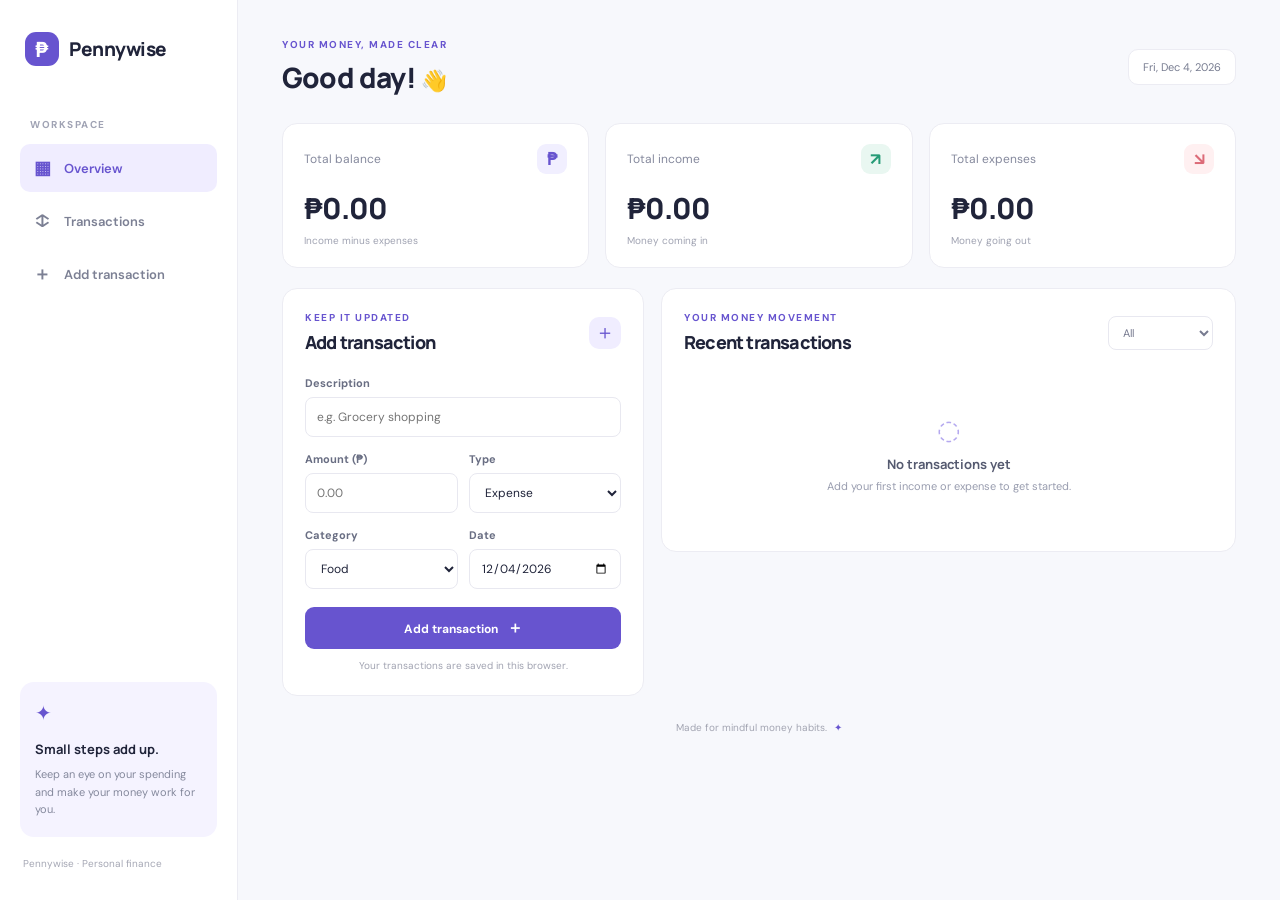
<file: index.html>
<!DOCTYPE html>
<html lang="en">
<head>
  <meta charset="UTF-8">
  <meta name="viewport" content="width=device-width, initial-scale=1.0">
  <title>Pennywise | Expense Tracker</title>
  <link rel="stylesheet" href="style.css">
  <script src="script.js" defer></script>
</head>
<body>
  <div class="app-shell">
    <aside class="sidebar">
      <a class="brand" href="#"><span class="brand-mark">₱</span><span>Pennywise</span></a>
      <p class="side-label">WORKSPACE</p>
      <a class="nav-link active" href="#overview"><span>▦</span> Overview</a>
      <a class="nav-link" href="#transactions"><span>↕</span> Transactions</a>
      <a class="nav-link" href="#add-expense"><span>＋</span> Add transaction</a>
      <div class="sidebar-note">
        <div class="note-icon">✦</div>
        <strong>Small steps add up.</strong>
        <p>Keep an eye on your spending and make your money work for you.</p>
      </div>
      <div class="side-footer">Pennywise · Personal finance</div>
    </aside>

    <main class="main-content" id="overview">
      <header class="topbar">
        <div><p class="eyebrow">YOUR MONEY, MADE CLEAR</p><h1>Good day! <span>👋</span></h1></div>
        <div class="today-pill" id="today"></div>
      </header>

      <section class="summary-grid" aria-label="Financial summary">
        <article class="summary-card balance-card">
          <div class="card-top"><span>Total balance</span><span class="card-icon">₱</span></div>
          <div class="amount" id="balance">₱0.00</div>
          <p class="card-foot">Income minus expenses</p>
        </article>
        <article class="summary-card income-card">
          <div class="card-top"><span>Total income</span><span class="card-icon">↗</span></div>
          <div class="amount" id="income">₱0.00</div>
          <p class="card-foot">Money coming in</p>
        </article>
        <article class="summary-card expense-card">
          <div class="card-top"><span>Total expenses</span><span class="card-icon">↘</span></div>
          <div class="amount" id="expenses">₱0.00</div>
          <p class="card-foot">Money going out</p>
        </article>
      </section>

      <section class="content-grid">
        <article class="panel form-panel" id="add-expense">
          <div class="panel-heading"><div><p class="eyebrow">KEEP IT UPDATED</p><h2>Add transaction</h2></div><span class="heading-symbol">＋</span></div>
          <form id="transaction-form">
            <label for="description">Description</label>
            <input id="description" type="text" maxlength="60" placeholder="e.g. Grocery shopping" required>
            <div class="form-row">
              <div><label for="amount">Amount (₱)</label><input id="amount" type="number" min="0.01" step="0.01" placeholder="0.00" required></div>
              <div><label for="type">Type</label><select id="type"><option value="expense">Expense</option><option value="income">Income</option></select></div>
            </div>
            <div class="form-row">
              <div><label for="category">Category</label><select id="category">
                <option>Food</option><option>Transport</option><option>Shopping</option><option>Bills</option><option>Education</option><option>Health</option><option>Salary</option><option>Allowance</option><option>Other</option>
              </select></div>
              <div><label for="date">Date</label><input id="date" type="date" required></div>
            </div>
            <button class="primary-btn" type="submit">Add transaction <span>＋</span></button>
            <p class="form-hint" id="form-hint" aria-live="polite">Your transactions are saved in this browser.</p>
          </form>
        </article>

        <article class="panel activity-panel" id="transactions">
          <div class="panel-heading activity-heading">
            <div><p class="eyebrow">YOUR MONEY MOVEMENT</p><h2>Recent transactions</h2></div>
            <select id="filter-type" aria-label="Filter transactions"><option value="all">All</option><option value="income">Income</option><option value="expense">Expenses</option></select>
          </div>
          <div class="transaction-list" id="transaction-list"></div>
          <div class="empty-state" id="empty-state"><div>◌</div><strong>No transactions yet</strong><p>Add your first income or expense to get started.</p></div>
        </article>
      </section>
      <footer>Made for mindful money habits. <span>✦</span></footer>
    </main>
  </div>
</body>
</html>
</file>
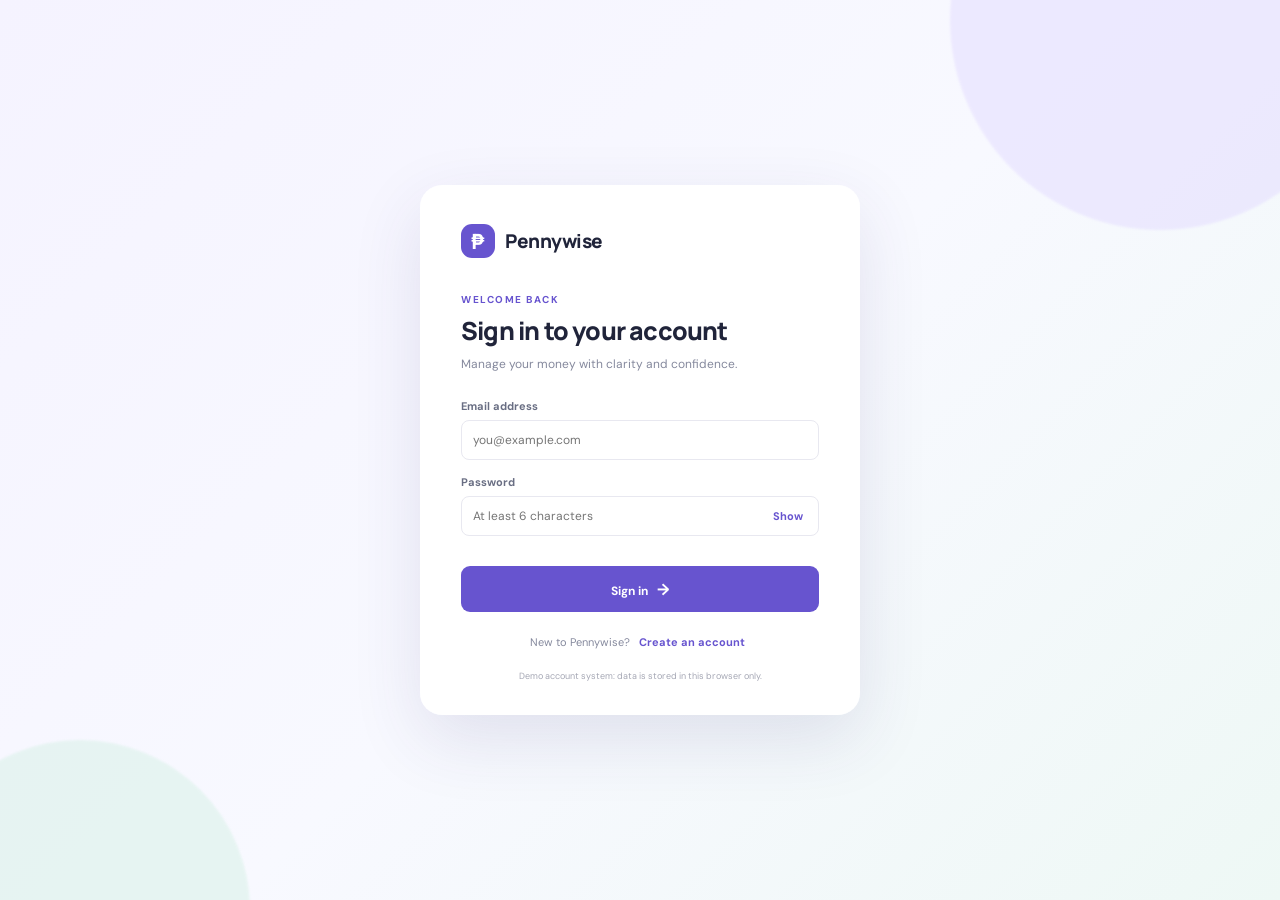
<file: pennywise-login-dashboard/expense-tracker/index.html>
<!DOCTYPE html>
<html lang="en">
<head>
  <meta charset="UTF-8">
  <meta name="viewport" content="width=device-width, initial-scale=1.0">
  <title>Pennywise | Expense Tracker</title>
  <link rel="stylesheet" href="style.css">
  <script src="script.js" defer></script>
</head>
<body>
  <section class="auth-screen" id="auth-screen">
    <div class="auth-decoration"><span class="decor-circle circle-one"></span><span class="decor-circle circle-two"></span></div>
    <div class="auth-card">
      <a class="brand auth-brand" href="#"><span class="brand-mark">₱</span><span>Pennywise</span></a>
      <p class="eyebrow" id="auth-eyebrow">WELCOME BACK</p>
      <h1 id="auth-title">Sign in to your account</h1>
      <p class="auth-subtitle" id="auth-subtitle">Manage your money with clarity and confidence.</p>
      <form id="auth-form">
        <div class="auth-name-field" id="auth-name-field" hidden>
          <label for="auth-name">Full name</label>
          <input id="auth-name" type="text" maxlength="50" autocomplete="name" placeholder="Your name">
        </div>
        <label for="auth-email">Email address</label>
        <input id="auth-email" type="email" autocomplete="username" placeholder="you@example.com" required>
        <label for="auth-password">Password</label>
        <div class="password-wrap">
          <input id="auth-password" type="password" minlength="6" autocomplete="current-password" placeholder="At least 6 characters" required>
          <button type="button" class="show-password" id="show-password" aria-label="Show password">Show</button>
        </div>
        <p class="auth-message" id="auth-message" aria-live="polite"></p>
        <button class="primary-btn auth-submit" id="auth-submit" type="submit">Sign in <span>→</span></button>
      </form>
      <p class="auth-switch"><span id="auth-switch-text">New to Pennywise?</span> <button type="button" id="auth-switch">Create an account</button></p>
      <p class="auth-disclaimer">Demo account system: data is stored in this browser only.</p>
    </div>
  </section>

  <div class="app-shell" id="app-shell" hidden>
    <aside class="sidebar">
      <a class="brand" href="#"><span class="brand-mark">₱</span><span>Pennywise</span></a>
      <p class="side-label">WORKSPACE</p>
      <a class="nav-link active" href="#overview"><span>▦</span> Overview</a>
      <a class="nav-link" href="#transactions"><span>↕</span> Transactions</a>
      <a class="nav-link" href="#add-expense"><span>＋</span> Add transaction</a>
      <div class="sidebar-note">
        <div class="note-icon">✦</div>
        <strong>Small steps add up.</strong>
        <p>Keep an eye on your spending and make your money work for you.</p>
      </div>
      <div class="side-footer">Pennywise · Personal finance</div>
    </aside>

    <main class="main-content" id="overview">
      <header class="topbar">
        <div><p class="eyebrow">YOUR MONEY, MADE CLEAR</p><h1>Good day, <span id="user-greeting">there</span>! 👋</h1></div>
        <div class="topbar-actions"><div class="today-pill" id="today"></div><button class="logout-btn" id="logout-btn" type="button">Log out ↗</button></div>
      </header>

      <section class="summary-grid" aria-label="Financial summary">
        <article class="summary-card balance-card">
          <div class="card-top"><span>Total balance</span><span class="card-icon">₱</span></div>
          <div class="amount" id="balance">₱0.00</div>
          <p class="card-foot">Income minus expenses</p>
        </article>
        <article class="summary-card income-card">
          <div class="card-top"><span>Total income</span><span class="card-icon">↗</span></div>
          <div class="amount" id="income">₱0.00</div>
          <p class="card-foot">Money coming in</p>
        </article>
        <article class="summary-card expense-card">
          <div class="card-top"><span>Total expenses</span><span class="card-icon">↘</span></div>
          <div class="amount" id="expenses">₱0.00</div>
          <p class="card-foot">Money going out</p>
        </article>
      </section>

      <section class="content-grid">
        <article class="panel form-panel" id="add-expense">
          <div class="panel-heading"><div><p class="eyebrow">KEEP IT UPDATED</p><h2>Add transaction</h2></div><span class="heading-symbol">＋</span></div>
          <form id="transaction-form">
            <label for="description">Description</label>
            <input id="description" type="text" maxlength="60" placeholder="e.g. Grocery shopping" required>
            <div class="form-row">
              <div><label for="amount">Amount (₱)</label><input id="amount" type="number" min="0.01" step="0.01" placeholder="0.00" required></div>
              <div><label for="type">Type</label><select id="type"><option value="expense">Expense</option><option value="income">Income</option></select></div>
            </div>
            <div class="form-row">
              <div><label for="category">Category</label><select id="category">
                <option>Food</option><option>Transport</option><option>Shopping</option><option>Bills</option><option>Education</option><option>Health</option><option>Salary</option><option>Allowance</option><option>Other</option>
              </select></div>
              <div><label for="date">Date</label><input id="date" type="date" required></div>
            </div>
            <button class="primary-btn" type="submit">Add transaction <span>＋</span></button>
            <p class="form-hint" id="form-hint" aria-live="polite">Your transactions are saved in this browser.</p>
          </form>
        </article>

        <article class="panel activity-panel" id="transactions">
          <div class="panel-heading activity-heading">
            <div><p class="eyebrow">YOUR MONEY MOVEMENT</p><h2>Recent transactions</h2></div>
            <select id="filter-type" aria-label="Filter transactions"><option value="all">All</option><option value="income">Income</option><option value="expense">Expenses</option></select>
          </div>
          <div class="transaction-list" id="transaction-list"></div>
          <div class="empty-state" id="empty-state"><div>◌</div><strong>No transactions yet</strong><p>Add your first income or expense to get started.</p></div>
        </article>
      </section>
      <footer>Made for mindful money habits. <span>✦</span></footer>
    </main>
  </div>
</body>
</html>
</file>
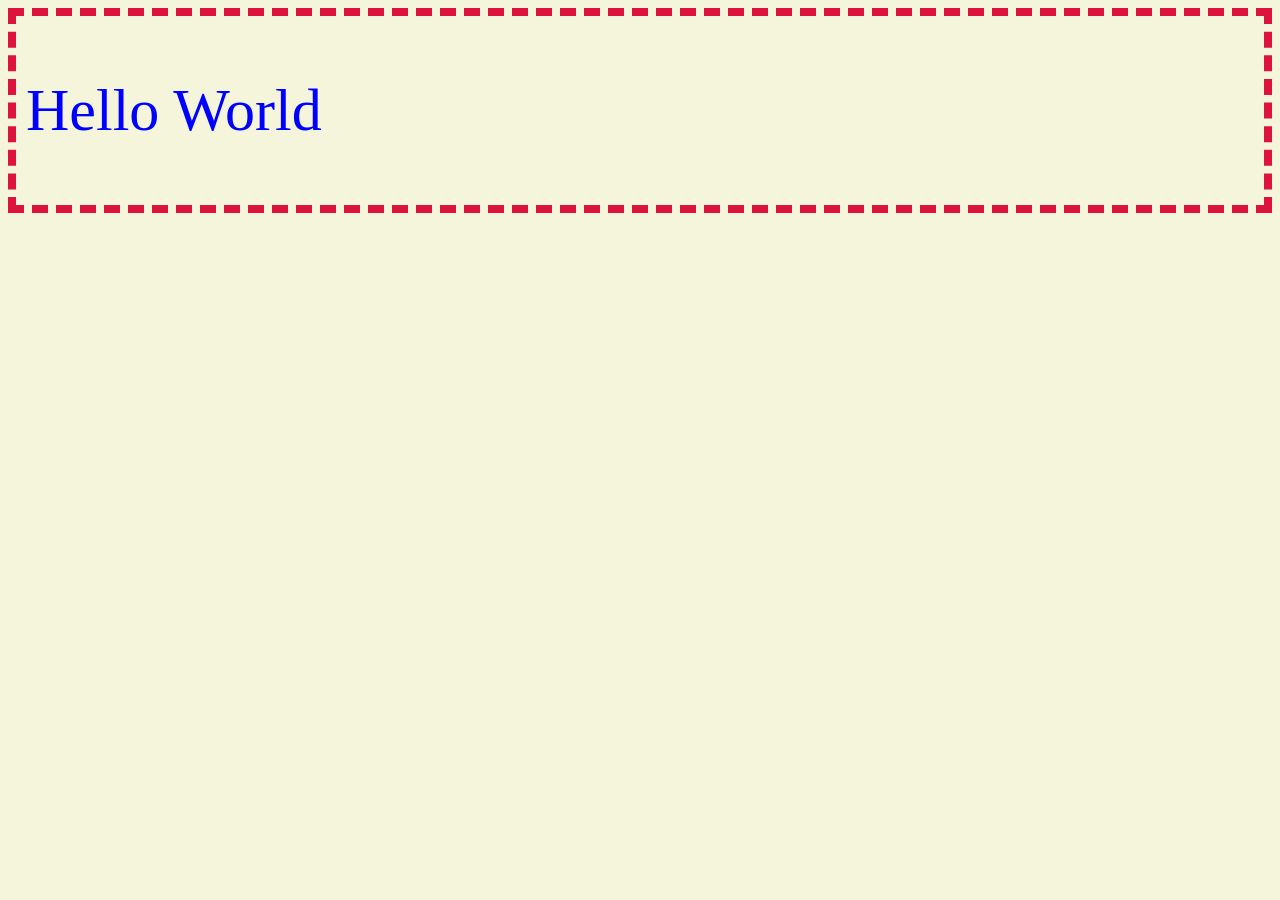
<file: hellow.html>
<!DOCTYPE html>
<html>
<head>
    <style>
        body {
            background-color: beige;
        }
        h1 {
            color: blue;
            font-family:tahoma;
            text-align: left;
            font-size:60px;
            font-weight: normal;
            border: 8px dashed crimson;
            padding: 60px 10px;
            margin: 0;
        }


    </style>



</head>
<body>
    <h1>Hello World</h1>
</body>
</html>
</file>
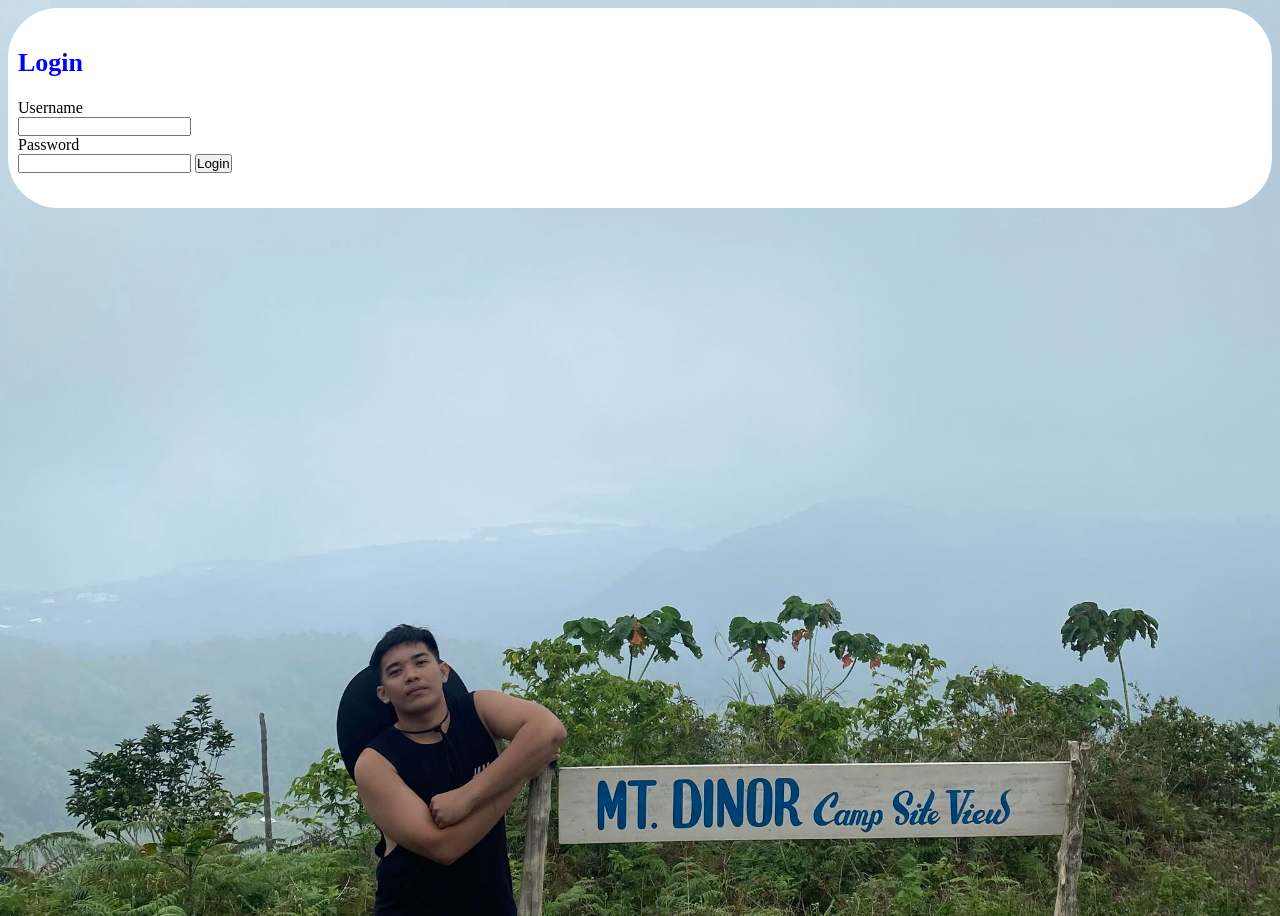
<file: login.html>
<!DOCTYPE html>
<html>

<head>
    <title>Background Image</title>

    <style>
        body {
            background-image: url('rogergalelook.jpg');
            background-size: cover;
            background-repeat: no-repeat;
            background-position: center;

            height: 100vh;
            margin: 10;

            display: flex;
            justify-content: left;
            align-items: left;
        }

        .rectangle {
            width: 2000px;
            height: 200px;
            background-color: white;
            text-align: left;
            border-radius: 50px;
            padding: 0px;
            padding-left: 10px;
        }

        .rectangle p,
        .rectangle input,
        .rectangle button {
            margin: 0;
            padding: 0;
        }

        h2 {
            color: blue;
            font-size: 26px;
            font-family: Tahoma;
            text-align: left;
        }

        h2 {
            color: blue;
            font: size 32px;
            font-style: tahoma;
        }
    </style>
</head>

<body>

    <div class="rectangle">
        <br>
        <h2>Login</h2>
        <label>Username</label> <br>
        <input type="text"> <br>
        <label>Password</label> <br>
        <input type="password">
        <button>Login</button>
    </div>

</body>

</html>
</file>
<file: style.css>
@import url('https://fonts.googleapis.com/css2?family=DM+Sans:wght@400;500;600;700&family=Manrope:wght@400;500;600;700;800&display=swap');
:root{--ink:#20243a;--muted:#85899d;--purple:#6754cf;--purple-light:#f0edff;--line:#ececf3;--bg:#f7f8fc;--green:#269b76;--red:#dc6b78}
*{box-sizing:border-box}
body{margin:0;background:var(--bg);color:var(--ink);font-family:'DM Sans',sans-serif}
button,input,select{font:inherit}
.app-shell{min-height:100vh;display:flex}
.sidebar{width:238px;flex-shrink:0;position:fixed;inset:0 auto 0 0;padding:30px 20px;background:#fff;border-right:1px solid var(--line);display:flex;flex-direction:column}
.brand{display:flex;align-items:center;gap:10px;text-decoration:none;color:var(--ink);font:800 19px 'Manrope',sans-serif;letter-spacing:-.5px;margin:2px 0 52px 5px}
.brand-mark{display:grid;place-items:center;width:34px;height:34px;border-radius:11px;color:#fff;background:var(--purple);font-size:21px}
.side-label,.eyebrow{font-size:10px;font-weight:700;letter-spacing:1.5px;color:#a0a3b4;margin:0 0 13px}
.side-label{padding-left:10px}
.nav-link{display:flex;align-items:center;gap:13px;padding:12px 13px;margin-bottom:5px;border-radius:10px;color:#7c8094;text-decoration:none;font-size:13px;font-weight:600}
.nav-link span{font-size:18px;width:18px;text-align:center}
.nav-link.active,.nav-link:hover{color:var(--purple);background:var(--purple-light)}
.sidebar-note{margin-top:auto;padding:18px 15px;border-radius:14px;background:#f5f3ff}
.note-icon{color:var(--purple);font-size:20px;margin-bottom:12px}
.sidebar-note strong{font:700 13px 'Manrope',sans-serif}
.sidebar-note p{font-size:11px;line-height:1.6;color:var(--muted);margin:7px 0 0}
.side-footer{font-size:10px;color:#a5a7b4;margin:20px 3px 0}
.main-content{width:min(1160px,calc(100% - 238px));margin-left:238px;padding:38px 44px 24px}
.topbar{display:flex;justify-content:space-between;align-items:center;margin-bottom:27px}
.topbar .eyebrow{color:var(--purple);margin-bottom:7px}
h1,h2{font-family:'Manrope',sans-serif;letter-spacing:-.8px}
h1{font-size:28px;margin:0;font-weight:800}
h1 span{font-size:21px}
.today-pill{padding:10px 14px;border:1px solid var(--line);border-radius:10px;background:#fff;color:#777c90;font-size:11px}
.summary-grid{display:grid;grid-template-columns:repeat(3,1fr);gap:16px;margin-bottom:20px}
.summary-card{padding:20px 21px;border:1px solid var(--line);border-radius:15px;background:#fff;min-width:0}
.card-top{display:flex;justify-content:space-between;align-items:center;color:#85899d;font-size:12px}
.card-icon{display:grid;place-items:center;width:30px;height:30px;border-radius:9px;background:#f1efff;color:var(--purple);font-weight:700;font-size:17px}
.income-card .card-icon{background:#e9f7f1;color:var(--green)}
.expense-card .card-icon{background:#fff0f1;color:var(--red)}
.amount{font:800 clamp(21px,3vw,29px) 'Manrope',sans-serif;letter-spacing:-1px;margin:14px 0 6px;overflow-wrap:anywhere}
.card-foot{font-size:10px;color:#a0a3b2;margin:0}
.content-grid{display:grid;grid-template-columns:minmax(280px,.85fr) minmax(350px,1.35fr);gap:17px;align-items:start}
.panel{background:#fff;border:1px solid var(--line);border-radius:15px;padding:22px;min-width:0}
.panel-heading{display:flex;align-items:center;justify-content:space-between;margin-bottom:22px}
.panel-heading .eyebrow{color:var(--purple);margin-bottom:6px}
h2{font-size:18px;margin:0;font-weight:800}
.heading-symbol{display:grid;place-items:center;width:32px;height:32px;border-radius:10px;background:var(--purple-light);color:var(--purple);font-size:20px}
label{display:block;margin:0 0 7px;color:#696e83;font-size:11px;font-weight:700}
input,select{width:100%;min-width:0;height:40px;padding:0 11px;border:1px solid #e8e8f0;border-radius:8px;outline:none;background:#fff;color:var(--ink);font-size:12px}
input:focus,select:focus{border-color:#a99be9;box-shadow:0 0 0 3px #f2efff}
form>input{margin-bottom:15px}
.form-row{display:grid;grid-template-columns:1fr 1fr;gap:11px;margin-bottom:15px}
.primary-btn{width:100%;height:42px;margin-top:3px;border:0;border-radius:9px;background:var(--purple);color:white;font-size:12px;font-weight:700;cursor:pointer;transition:.2s}
.primary-btn:hover{background:#5541bd;transform:translateY(-1px)}
.primary-btn span{margin-left:6px;font-size:16px}
.form-hint{min-height:14px;margin:10px 0 0;color:#a1a3b1;font-size:10px;text-align:center}
.activity-heading{gap:12px}
.activity-heading select{width:auto;height:34px;padding:0 25px 0 10px;color:#777b90;font-size:11px}
.transaction-list{display:grid}
.transaction-row{display:flex;align-items:center;gap:12px;padding:13px 0;border-bottom:1px solid #f0f0f5}
.transaction-row:first-child{padding-top:0}
.transaction-row:last-child{border-bottom:0}
.transaction-icon{display:grid;place-items:center;width:37px;height:37px;flex:0 0 37px;border-radius:11px;background:#f2f0ff;color:var(--purple);font-size:16px}
.transaction-icon.income{background:#eaf7f1;color:var(--green)}
.transaction-info{flex:1;min-width:0}
.transaction-info strong{display:block;overflow:hidden;text-overflow:ellipsis;white-space:nowrap;font-size:12px}
.transaction-info span{display:block;margin-top:4px;color:#a0a3b2;font-size:10px}
.transaction-right{text-align:right}
.transaction-amount{font-size:12px;font-weight:700;white-space:nowrap}
.transaction-amount.income{color:var(--green)}
.transaction-amount.expense{color:var(--red)}
.delete-btn{display:block;margin:4px 0 0 auto;padding:2px 0;border:0;background:transparent;color:#aaaaba;cursor:pointer;font-size:10px}
.delete-btn:hover{color:var(--red)}
.empty-state{text-align:center;padding:36px 10px;color:#999daf}
.empty-state div{font-size:27px;color:#b5a9ef;margin-bottom:8px}
.empty-state strong{display:block;color:#555a70;font:700 13px 'Manrope',sans-serif}
.empty-state p{font-size:11px;margin:6px 0 0}
footer{text-align:center;padding:25px 0 4px;color:#a3a5b2;font-size:10px}
footer span{color:var(--purple);margin-left:4px}
@media(max-width:950px){.sidebar{width:200px}.main-content{width:calc(100% - 200px);margin-left:200px;padding:30px 25px}.content-grid{grid-template-columns:1fr}.summary-grid{gap:10px}.summary-card{padding:17px}}
@media(max-width:650px){.sidebar{position:static;width:100%;height:auto;padding:15px 18px;border-right:0;border-bottom:1px solid var(--line)}.app-shell{display:block}.brand{margin:0 0 13px}.side-label,.nav-link,.sidebar-note,.side-footer{display:none}.main-content{width:100%;margin:0;padding:25px 17px}.topbar{align-items:flex-start;gap:10px}.today-pill{font-size:10px;padding:8px}.summary-grid{grid-template-columns:1fr;gap:9px}.summary-card{padding:15px 17px}.amount{margin:8px 0 4px;font-size:24px}.content-grid{grid-template-columns:1fr}.panel{padding:18px}.activity-heading{align-items:flex-start}.activity-heading select{max-width:95px}}
</file>
<file: pennywise-login-dashboard/expense-tracker/style.css>
@import url('https://fonts.googleapis.com/css2?family=DM+Sans:wght@400;500;600;700&family=Manrope:wght@400;500;600;700;800&display=swap');
:root{--ink:#20243a;--muted:#85899d;--purple:#6754cf;--purple-light:#f0edff;--line:#ececf3;--bg:#f7f8fc;--green:#269b76;--red:#dc6b78}
*{box-sizing:border-box}
body{margin:0;background:var(--bg);color:var(--ink);font-family:'DM Sans',sans-serif}
button,input,select{font:inherit}
.app-shell{min-height:100vh;display:flex}
.sidebar{width:238px;flex-shrink:0;position:fixed;inset:0 auto 0 0;padding:30px 20px;background:#fff;border-right:1px solid var(--line);display:flex;flex-direction:column}
.brand{display:flex;align-items:center;gap:10px;text-decoration:none;color:var(--ink);font:800 19px 'Manrope',sans-serif;letter-spacing:-.5px;margin:2px 0 52px 5px}
.brand-mark{display:grid;place-items:center;width:34px;height:34px;border-radius:11px;color:#fff;background:var(--purple);font-size:21px}
.side-label,.eyebrow{font-size:10px;font-weight:700;letter-spacing:1.5px;color:#a0a3b4;margin:0 0 13px}
.side-label{padding-left:10px}
.nav-link{display:flex;align-items:center;gap:13px;padding:12px 13px;margin-bottom:5px;border-radius:10px;color:#7c8094;text-decoration:none;font-size:13px;font-weight:600}
.nav-link span{font-size:18px;width:18px;text-align:center}
.nav-link.active,.nav-link:hover{color:var(--purple);background:var(--purple-light)}
.sidebar-note{margin-top:auto;padding:18px 15px;border-radius:14px;background:#f5f3ff}
.note-icon{color:var(--purple);font-size:20px;margin-bottom:12px}
.sidebar-note strong{font:700 13px 'Manrope',sans-serif}
.sidebar-note p{font-size:11px;line-height:1.6;color:var(--muted);margin:7px 0 0}
.side-footer{font-size:10px;color:#a5a7b4;margin:20px 3px 0}
.main-content{width:min(1160px,calc(100% - 238px));margin-left:238px;padding:38px 44px 24px}
.topbar{display:flex;justify-content:space-between;align-items:center;margin-bottom:27px}
.topbar .eyebrow{color:var(--purple);margin-bottom:7px}
h1,h2{font-family:'Manrope',sans-serif;letter-spacing:-.8px}
h1{font-size:28px;margin:0;font-weight:800}
h1 span{font-size:21px}
.today-pill{padding:10px 14px;border:1px solid var(--line);border-radius:10px;background:#fff;color:#777c90;font-size:11px}
.summary-grid{display:grid;grid-template-columns:repeat(3,1fr);gap:16px;margin-bottom:20px}
.summary-card{padding:20px 21px;border:1px solid var(--line);border-radius:15px;background:#fff;min-width:0}
.card-top{display:flex;justify-content:space-between;align-items:center;color:#85899d;font-size:12px}
.card-icon{display:grid;place-items:center;width:30px;height:30px;border-radius:9px;background:#f1efff;color:var(--purple);font-weight:700;font-size:17px}
.income-card .card-icon{background:#e9f7f1;color:var(--green)}
.expense-card .card-icon{background:#fff0f1;color:var(--red)}
.amount{font:800 clamp(21px,3vw,29px) 'Manrope',sans-serif;letter-spacing:-1px;margin:14px 0 6px;overflow-wrap:anywhere}
.card-foot{font-size:10px;color:#a0a3b2;margin:0}
.content-grid{display:grid;grid-template-columns:minmax(280px,.85fr) minmax(350px,1.35fr);gap:17px;align-items:start}
.panel{background:#fff;border:1px solid var(--line);border-radius:15px;padding:22px;min-width:0}
.panel-heading{display:flex;align-items:center;justify-content:space-between;margin-bottom:22px}
.panel-heading .eyebrow{color:var(--purple);margin-bottom:6px}
h2{font-size:18px;margin:0;font-weight:800}
.heading-symbol{display:grid;place-items:center;width:32px;height:32px;border-radius:10px;background:var(--purple-light);color:var(--purple);font-size:20px}
label{display:block;margin:0 0 7px;color:#696e83;font-size:11px;font-weight:700}
input,select{width:100%;min-width:0;height:40px;padding:0 11px;border:1px solid #e8e8f0;border-radius:8px;outline:none;background:#fff;color:var(--ink);font-size:12px}
input:focus,select:focus{border-color:#a99be9;box-shadow:0 0 0 3px #f2efff}
form>input{margin-bottom:15px}
.form-row{display:grid;grid-template-columns:1fr 1fr;gap:11px;margin-bottom:15px}
.primary-btn{width:100%;height:42px;margin-top:3px;border:0;border-radius:9px;background:var(--purple);color:white;font-size:12px;font-weight:700;cursor:pointer;transition:.2s}
.primary-btn:hover{background:#5541bd;transform:translateY(-1px)}
.primary-btn span{margin-left:6px;font-size:16px}
.form-hint{min-height:14px;margin:10px 0 0;color:#a1a3b1;font-size:10px;text-align:center}
.activity-heading{gap:12px}
.activity-heading select{width:auto;height:34px;padding:0 25px 0 10px;color:#777b90;font-size:11px}
.transaction-list{display:grid}
.transaction-row{display:flex;align-items:center;gap:12px;padding:13px 0;border-bottom:1px solid #f0f0f5}
.transaction-row:first-child{padding-top:0}
.transaction-row:last-child{border-bottom:0}
.transaction-icon{display:grid;place-items:center;width:37px;height:37px;flex:0 0 37px;border-radius:11px;background:#f2f0ff;color:var(--purple);font-size:16px}
.transaction-icon.income{background:#eaf7f1;color:var(--green)}
.transaction-info{flex:1;min-width:0}
.transaction-info strong{display:block;overflow:hidden;text-overflow:ellipsis;white-space:nowrap;font-size:12px}
.transaction-info span{display:block;margin-top:4px;color:#a0a3b2;font-size:10px}
.transaction-right{text-align:right}
.transaction-amount{font-size:12px;font-weight:700;white-space:nowrap}
.transaction-amount.income{color:var(--green)}
.transaction-amount.expense{color:var(--red)}
.delete-btn{display:block;margin:4px 0 0 auto;padding:2px 0;border:0;background:transparent;color:#aaaaba;cursor:pointer;font-size:10px}
.delete-btn:hover{color:var(--red)}
.empty-state{text-align:center;padding:36px 10px;color:#999daf}
.empty-state div{font-size:27px;color:#b5a9ef;margin-bottom:8px}
.empty-state strong{display:block;color:#555a70;font:700 13px 'Manrope',sans-serif}
.empty-state p{font-size:11px;margin:6px 0 0}
footer{text-align:center;padding:25px 0 4px;color:#a3a5b2;font-size:10px}
footer span{color:var(--purple);margin-left:4px}
@media(max-width:950px){.sidebar{width:200px}.main-content{width:calc(100% - 200px);margin-left:200px;padding:30px 25px}.content-grid{grid-template-columns:1fr}.summary-grid{gap:10px}.summary-card{padding:17px}}
@media(max-width:650px){.sidebar{position:static;width:100%;height:auto;padding:15px 18px;border-right:0;border-bottom:1px solid var(--line)}.app-shell{display:block}.brand{margin:0 0 13px}.side-label,.nav-link,.sidebar-note,.side-footer{display:none}.main-content{width:100%;margin:0;padding:25px 17px}.topbar{align-items:flex-start;gap:10px}.today-pill{font-size:10px;padding:8px}.summary-grid{grid-template-columns:1fr;gap:9px}.summary-card{padding:15px 17px}.amount{margin:8px 0 4px;font-size:24px}.content-grid{grid-template-columns:1fr}.panel{padding:18px}.activity-heading{align-items:flex-start}.activity-heading select{max-width:95px}}

[hidden]{display:none!important}
.auth-screen{min-height:100vh;display:grid;place-items:center;padding:28px 18px;position:relative;overflow:hidden;background:linear-gradient(135deg,#f5f3ff 0%,#f8f9ff 52%,#eef8f5 100%)}
.auth-decoration{position:absolute;inset:0;pointer-events:none;overflow:hidden}
.decor-circle{position:absolute;border-radius:50%;filter:blur(1px);opacity:.55}
.circle-one{width:420px;height:420px;background:#e4ddff;top:-190px;right:-90px}
.circle-two{width:340px;height:340px;background:#d9f1e8;bottom:-180px;left:-90px}
.auth-card{position:relative;width:min(100%,440px);padding:38px 40px 30px;border:1px solid rgba(255,255,255,.9);border-radius:22px;background:rgba(255,255,255,.94);box-shadow:0 24px 70px rgba(54,48,112,.12)}
.auth-brand{margin:0 0 35px}
.auth-card>.eyebrow{color:var(--purple);margin-bottom:9px}
.auth-card h1{font-size:25px;line-height:1.25;margin:0}
.auth-subtitle{font-size:12px;color:var(--muted);line-height:1.6;margin:9px 0 25px}
.auth-card form>label,.auth-name-field label{margin-top:15px}
.auth-card form>input,.auth-name-field input{margin-bottom:0}
.password-wrap{position:relative}
.password-wrap input{padding-right:62px}
.show-password{position:absolute;right:10px;top:50%;transform:translateY(-50%);border:0;background:transparent;color:var(--purple);font-size:11px;font-weight:700;cursor:pointer}
.auth-message{min-height:17px;margin:10px 0 0;color:var(--red);font-size:11px}
.auth-submit{height:46px;margin-top:3px}
.auth-submit:disabled{opacity:.65;cursor:wait}
.auth-switch{text-align:center;color:var(--muted);font-size:11px;margin:22px 0 0}
.auth-switch button{border:0;background:transparent;color:var(--purple);font-weight:700;cursor:pointer}
.auth-disclaimer{text-align:center;color:#a5a7b4;font-size:9px;line-height:1.5;margin:20px 0 0}
.topbar-actions{display:flex;align-items:center;gap:10px}
.logout-btn{height:38px;padding:0 13px;border:1px solid var(--line);border-radius:9px;background:#fff;color:#777c90;font-size:11px;font-weight:700;cursor:pointer}
.logout-btn:hover{border-color:#d5cef7;color:var(--purple)}
@media(max-width:650px){.auth-card{padding:30px 23px 25px}.auth-card h1{font-size:22px}.topbar-actions{align-items:flex-end;flex-direction:column}.logout-btn{height:32px}.topbar{align-items:flex-start}}
</file>
